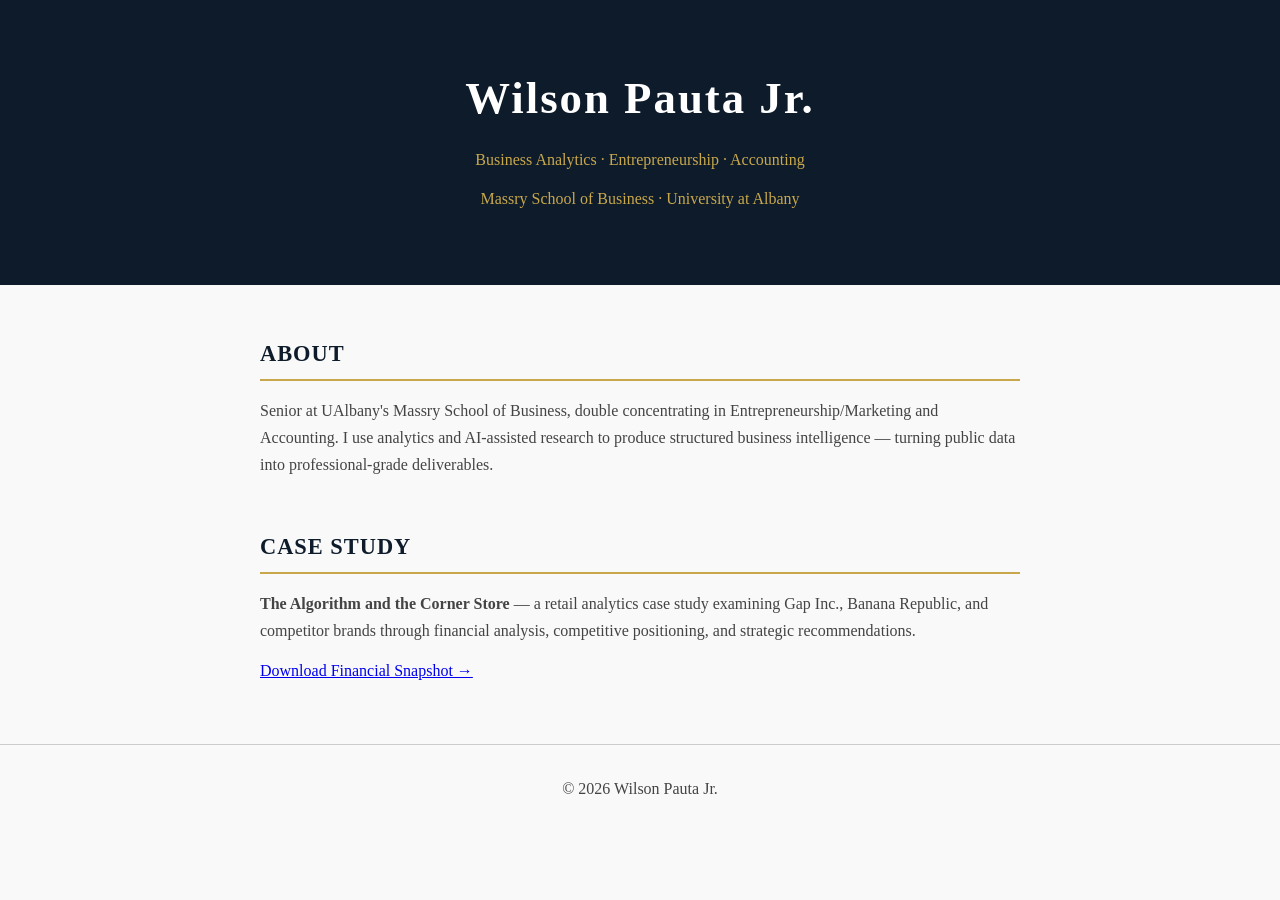
<file: index.html>
<!DOCTYPE html>
<html lang="en">
<head>
  <meta charset="UTF-8" />
  <meta name="viewport" content="width=device-width, initial-scale=1.0" />
  <title>Wilson Pauta Jr. — Portfolio</title>
  <link rel="stylesheet" href="style.css" />
</head>
<body>

  <header>
    <h1>Wilson Pauta Jr.</h1>
    <p>Business Analytics · Entrepreneurship · Accounting</p>
    <p>Massry School of Business · University at Albany</p>
  </header>

  <section id="about">
    <h2>About</h2>
    <p>
      Senior at UAlbany's Massry School of Business, double concentrating in 
      Entrepreneurship/Marketing and Accounting. I use analytics and AI-assisted 
      research to produce structured business intelligence — turning public data 
      into professional-grade deliverables.
    </p>
  </section>

  <section id="work">
    <h2>Case Study</h2>
    <p>
      <strong>The Algorithm and the Corner Store</strong> — a retail analytics 
      case study examining Gap Inc., Banana Republic, and competitor brands through 
      financial analysis, competitive positioning, and strategic recommendations.
 </p>
    <a href="assets/pdfs/01_Financial_Snapshot.pdf" target="_blank">Download Financial Snapshot →</a>
  </section>

  <footer>
    <p>© 2026 Wilson Pauta Jr.</p>
  </footer>

</body>
</html>
</file>
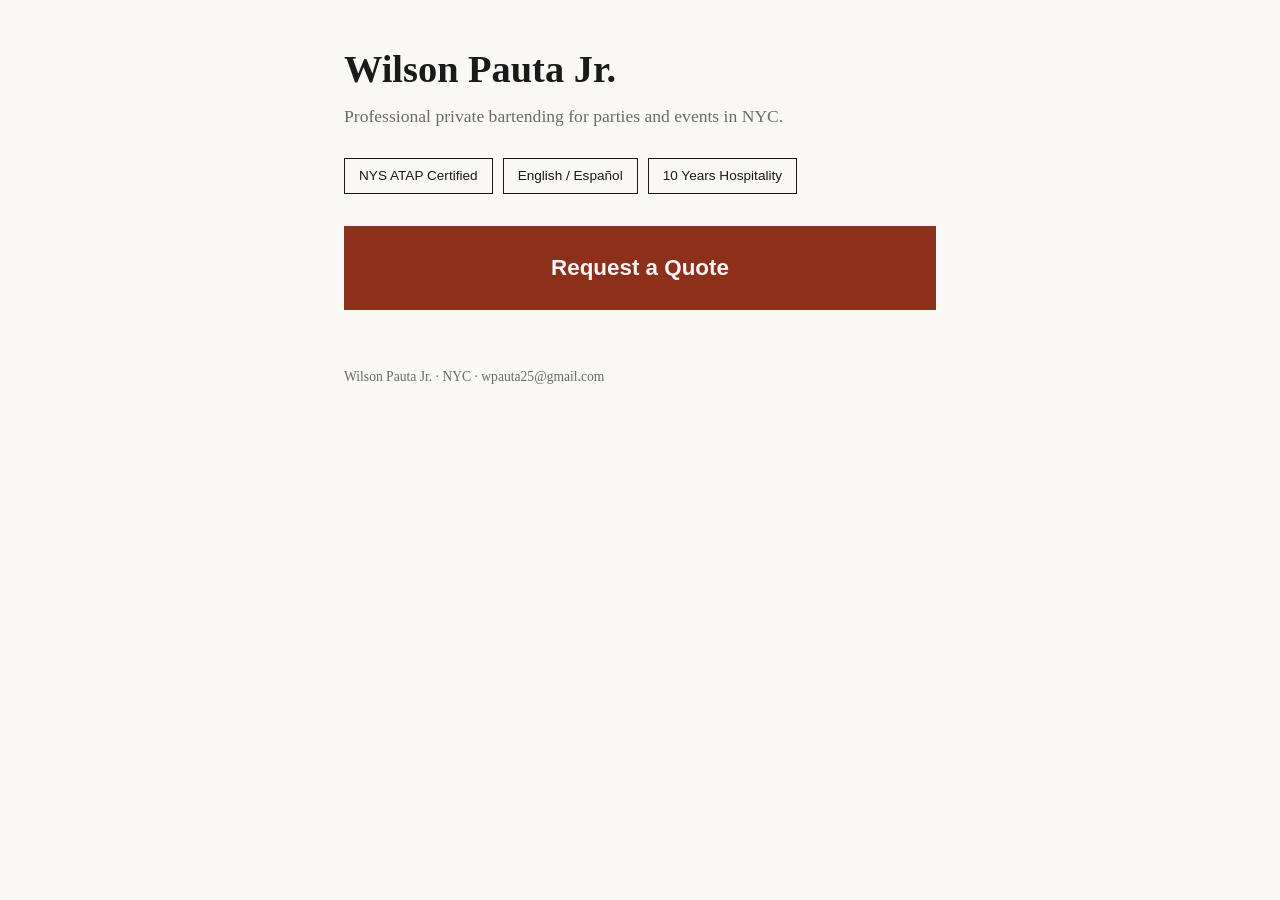
<file: bartender.html>
<!DOCTYPE html>
<html lang="en">
<head>
  <meta charset="UTF-8">
  <meta name="viewport" content="width=device-width, initial-scale=1.0">
  <title>Wilson Pauta Jr. | Private Bartender NYC</title>

  <style>
    :root {
      --ink: #1a1a1a;
      --paper: #faf8f5;
      --accent: #8c2f1b;
      --muted: #6b6b6b;
    }

    * { margin: 0; padding: 0; box-sizing: border-box; }

    body {
      font-family: Georgia, 'Times New Roman', serif;
      background: var(--paper);
      color: var(--ink);
      line-height: 1.6;
      max-width: 640px;
      margin: 0 auto;
      padding: 48px 24px;
    }

    .hero h1 {
      font-size: 2.4rem;
      line-height: 1.1;
    }
    .hero .tagline {
      color: var(--muted);
      font-size: 1.1rem;
      margin-top: 12px;
    }

    .badges {
      display: flex;
      flex-wrap: wrap;
      gap: 10px;
      margin: 28px 0;
    }
    .badge {
      border: 1px solid var(--ink);
      padding: 6px 14px;
      font-size: 0.85rem;
      font-family: Arial, sans-serif;
    }

    /* Bigger button: more padding + larger text = easier thumb target */
    .contact-btn {
      display: block;
      background: var(--accent);
      color: var(--paper);
      text-align: center;
      text-decoration: none;
      padding: 24px;
      font-size: 1.4rem;
      font-weight: bold;
      font-family: Arial, sans-serif;
      margin: 32px 0;
    }

    footer {
      margin-top: 56px;
      color: var(--muted);
      font-size: 0.85rem;
    }
  </style>
</head>
<body>

  <div class="hero">
    <h1>Wilson Pauta Jr.</h1>
    <p class="tagline">Professional private bartending for parties and events in NYC.</p>
  </div>

  <!-- Certifications -->
  <div class="badges">
    <span class="badge">NYS ATAP Certified</span>
    <span class="badge">English / Español</span>
    <span class="badge">10 Years Hospitality</span>
  </div>

  <!-- Sits directly under the certifications, sized up -->
  <a class="contact-btn" href="mailto:wpauta25@gmail.com?subject=Bartending%20Inquiry">
    Request a Quote
  </a>

  <footer>
    <p>Wilson Pauta Jr. &middot; NYC &middot; wpauta25@gmail.com</p>
  </footer>

</body>
</html>
</file>
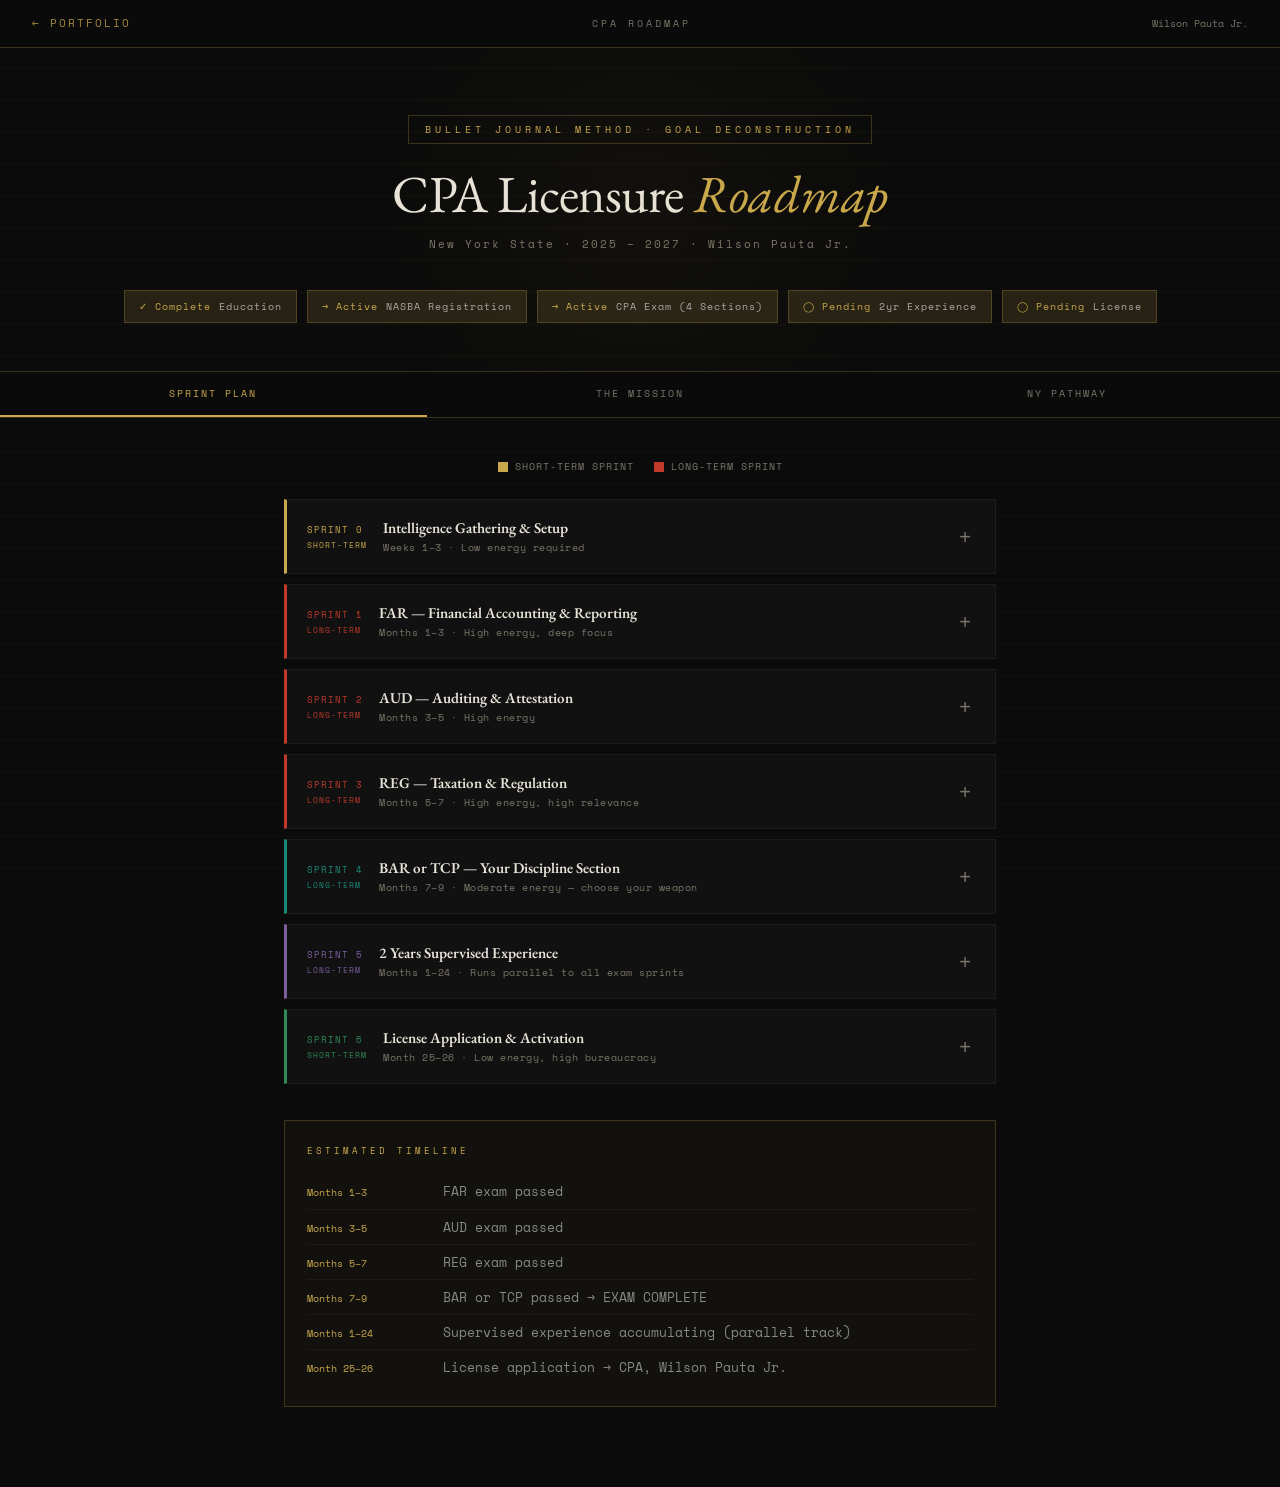
<file: cpa-roadmap.html>
<!DOCTYPE html>
<html lang="en">
<head>
  <meta charset="UTF-8" />
  <meta name="viewport" content="width=device-width, initial-scale=1.0"/>
  <title>CPA Roadmap — Wilson Pauta Jr.</title>
  <link href="https://fonts.googleapis.com/css2?family=EB+Garamond:ital,wght@0,400;0,600;1,400&family=Space+Mono:wght@400;700&display=swap" rel="stylesheet"/>
  <style>
    :root {
      --gold: #c9a84c;
      --gold-dim: rgba(201,168,76,0.15);
      --gold-line: rgba(201,168,76,0.25);
      --bg: #0b0b0b;
      --surface: #111;
      --text: #e8e3d8;
      --muted: #7a7568;
      --accent-red: #c0392b;
      --accent-teal: #1a8a78;
      --accent-purple: #7d5fa0;
      --accent-green: #2e8b57;
    }

    *, *::before, *::after { box-sizing: border-box; margin: 0; padding: 0; }

    html { scroll-behavior: smooth; }

    body {
      background: var(--bg);
      color: var(--text);
      font-family: 'EB Garamond', Georgia, serif;
      font-size: 18px;
      line-height: 1.7;
      min-height: 100vh;
    }

    /* ── RULED PAPER TEXTURE ── */
    body::before {
      content: '';
      position: fixed;
      inset: 0;
      background-image:
        repeating-linear-gradient(
          0deg,
          transparent,
          transparent 31px,
          rgba(201,168,76,0.04) 31px,
          rgba(201,168,76,0.04) 32px
        );
      pointer-events: none;
      z-index: 0;
    }

    /* ── NAV ── */
    nav {
      position: sticky;
      top: 0;
      z-index: 100;
      background: rgba(11,11,11,0.95);
      backdrop-filter: blur(8px);
      border-bottom: 1px solid var(--gold-line);
      display: flex;
      align-items: center;
      justify-content: space-between;
      padding: 14px 32px;
    }

    nav a.back {
      font-family: 'Space Mono', monospace;
      font-size: 11px;
      letter-spacing: 2px;
      color: var(--gold);
      text-decoration: none;
      text-transform: uppercase;
      opacity: 0.8;
      transition: opacity 0.2s;
    }
    nav a.back:hover { opacity: 1; }

    nav .nav-label {
      font-family: 'Space Mono', monospace;
      font-size: 10px;
      letter-spacing: 3px;
      color: var(--muted);
      text-transform: uppercase;
    }

    /* ── TABS ── */
    .tab-bar {
      display: flex;
      border-bottom: 1px solid var(--gold-line);
      background: rgba(11,11,11,0.98);
      position: sticky;
      top: 53px;
      z-index: 99;
    }

    .tab-btn {
      flex: 1;
      padding: 14px 8px;
      background: none;
      border: none;
      border-bottom: 2px solid transparent;
      color: var(--muted);
      font-family: 'Space Mono', monospace;
      font-size: 10px;
      letter-spacing: 2px;
      text-transform: uppercase;
      cursor: pointer;
      transition: color 0.2s, border-color 0.2s;
    }
    .tab-btn.active {
      color: var(--gold);
      border-bottom-color: var(--gold);
    }
    .tab-btn:hover { color: var(--text); }

    /* ── PANELS ── */
    .panel { display: none; }
    .panel.active { display: block; }

    /* ── HERO ── */
    .hero {
      position: relative;
      z-index: 1;
      padding: 64px 32px 48px;
      text-align: center;
      border-bottom: 1px solid var(--gold-line);
      overflow: hidden;
    }

    .hero::after {
      content: '';
      position: absolute;
      left: 50%;
      top: 50%;
      transform: translate(-50%, -50%);
      width: 600px;
      height: 600px;
      background: radial-gradient(circle, rgba(201,168,76,0.04) 0%, transparent 70%);
      pointer-events: none;
    }

    .hero-eyebrow {
      font-family: 'Space Mono', monospace;
      font-size: 10px;
      letter-spacing: 4px;
      color: var(--gold);
      text-transform: uppercase;
      margin-bottom: 20px;
      display: inline-block;
      border: 1px solid var(--gold-line);
      padding: 5px 16px;
    }

    .hero h1 {
      font-size: clamp(28px, 6vw, 52px);
      font-weight: 400;
      letter-spacing: -0.5px;
      margin-bottom: 12px;
      line-height: 1.15;
    }

    .hero h1 em {
      font-style: italic;
      color: var(--gold);
    }

    .hero-sub {
      font-family: 'Space Mono', monospace;
      font-size: 11px;
      color: var(--muted);
      letter-spacing: 2px;
      margin-bottom: 36px;
    }

    /* Milestone badges */
    .milestones {
      display: flex;
      flex-wrap: wrap;
      gap: 10px;
      justify-content: center;
    }

    .milestone {
      font-family: 'Space Mono', monospace;
      font-size: 10px;
      padding: 7px 14px;
      border: 1px solid var(--gold-line);
      background: var(--gold-dim);
      letter-spacing: 1px;
    }

    .milestone .status { color: var(--gold); margin-right: 8px; }
    .milestone .label { color: #aaa; }

    /* ── CONTAINER ── */
    .container {
      max-width: 760px;
      margin: 0 auto;
      padding: 40px 24px 80px;
      position: relative;
      z-index: 1;
    }

    /* ── SECTION HEADING ── */
    .section-label {
      font-family: 'Space Mono', monospace;
      font-size: 9px;
      letter-spacing: 3px;
      color: var(--gold);
      text-transform: uppercase;
      padding-bottom: 10px;
      border-bottom: 1px solid var(--gold-line);
      margin-bottom: 20px;
    }

    /* ── MISSION PANEL ── */
    .mission-block {
      margin-bottom: 36px;
    }

    .mission-block p {
      color: #c8c3ba;
      font-size: 17px;
      line-height: 1.8;
    }

    .mission-block blockquote {
      font-size: 20px;
      font-style: italic;
      color: var(--text);
      border-left: 3px solid var(--gold);
      padding-left: 20px;
      margin: 0;
      line-height: 1.6;
    }

    .kiyosaki-grid {
      display: grid;
      gap: 10px;
      margin-top: 16px;
    }

    .kiyosaki-row {
      display: flex;
      gap: 16px;
      align-items: flex-start;
      background: rgba(201,168,76,0.05);
      border: 1px solid var(--gold-line);
      padding: 14px 16px;
    }

    .kiyosaki-num {
      font-family: 'Space Mono', monospace;
      font-size: 12px;
      color: var(--gold);
      min-width: 28px;
      font-weight: 700;
      padding-top: 2px;
    }

    .kiyosaki-title {
      font-size: 14px;
      font-weight: 600;
      color: var(--text);
      margin-bottom: 3px;
    }

    .kiyosaki-desc {
      font-size: 13px;
      color: var(--muted);
      font-family: 'Space Mono', monospace;
      line-height: 1.5;
    }

    /* ── PATHWAY PANEL ── */
    .pathway-note {
      background: rgba(201,168,76,0.06);
      border: 1px solid var(--gold-line);
      padding: 18px 20px;
      margin-bottom: 28px;
      font-size: 15px;
      color: #b8b3aa;
      line-height: 1.8;
    }

    .step-list {
      display: grid;
      gap: 12px;
    }

    .step {
      display: flex;
      gap: 18px;
      padding: 16px 18px;
      border: 1px solid rgba(255,255,255,0.06);
      transition: border-color 0.2s;
    }
    .step.done   { border-left: 3px solid var(--accent-green); background: rgba(46,139,87,0.04); }
    .step.active { border-left: 3px solid var(--gold); background: rgba(201,168,76,0.04); }
    .step.pending{ border-left: 3px solid #333; }

    .step-num {
      font-family: 'Space Mono', monospace;
      font-size: 22px;
      color: #333;
      min-width: 32px;
      line-height: 1;
    }
    .step.done   .step-num { color: var(--accent-green); }
    .step.active .step-num { color: var(--gold); }

    .step-title {
      font-size: 15px;
      font-weight: 600;
      margin-bottom: 5px;
      color: var(--text);
    }
    .step.pending .step-title { color: #666; }

    .step-detail {
      font-size: 13px;
      color: var(--muted);
      font-family: 'Space Mono', monospace;
      line-height: 1.6;
    }

    /* ── SPRINTS PANEL ── */
    .legend {
      display: flex;
      gap: 20px;
      justify-content: center;
      margin-bottom: 24px;
      flex-wrap: wrap;
    }

    .legend-item {
      display: flex;
      align-items: center;
      gap: 7px;
      font-family: 'Space Mono', monospace;
      font-size: 10px;
      color: var(--muted);
      letter-spacing: 1px;
    }

    .legend-dot {
      width: 10px;
      height: 10px;
    }

    /* Sprint cards */
    .sprint-list { display: grid; gap: 10px; }

    .sprint {
      border: 1px solid rgba(255,255,255,0.07);
      overflow: hidden;
      transition: border-color 0.2s;
    }

    .sprint-header {
      width: 100%;
      background: #111;
      border: none;
      padding: 18px 20px;
      cursor: pointer;
      display: flex;
      align-items: center;
      gap: 16px;
      text-align: left;
      transition: background 0.2s;
    }
    .sprint-header:hover { background: #161616; }
    .sprint.open .sprint-header { background: #161616; }

    .sprint-meta {
      min-width: 50px;
    }

    .sprint-id {
      font-family: 'Space Mono', monospace;
      font-size: 9px;
      letter-spacing: 1px;
      margin-bottom: 3px;
    }

    .sprint-type {
      font-family: 'Space Mono', monospace;
      font-size: 8px;
      letter-spacing: 1px;
    }

    .sprint-info { flex: 1; }

    .sprint-title {
      font-size: 15px;
      font-weight: 600;
      color: var(--text);
      margin-bottom: 3px;
      font-family: 'EB Garamond', serif;
    }

    .sprint-time {
      font-family: 'Space Mono', monospace;
      font-size: 10px;
      color: var(--muted);
      letter-spacing: 0.5px;
    }

    .sprint-toggle {
      font-size: 20px;
      line-height: 1;
      color: var(--muted);
      min-width: 20px;
      text-align: center;
      transition: transform 0.25s;
    }
    .sprint.open .sprint-toggle { transform: rotate(45deg); }

    /* Sprint body */
    .sprint-body {
      display: none;
      padding: 20px 20px 24px;
      border-top: 1px solid rgba(255,255,255,0.05);
    }
    .sprint.open .sprint-body { display: block; }

    .sprint-row {
      margin-bottom: 18px;
    }

    .sprint-row-label {
      font-family: 'Space Mono', monospace;
      font-size: 8px;
      letter-spacing: 2px;
      text-transform: uppercase;
      margin-bottom: 8px;
      opacity: 0.7;
    }

    .sprint-row p {
      font-size: 15px;
      color: #c0bbb3;
      line-height: 1.75;
    }

    .sprint-row ol {
      padding-left: 20px;
      display: grid;
      gap: 8px;
    }

    .sprint-row li {
      font-size: 14px;
      color: #a8a39b;
      line-height: 1.65;
      font-family: 'Space Mono', monospace;
    }

    .kiyosaki-note {
      margin-top: 18px;
      padding: 12px 16px;
      border-left: 2px solid currentColor;
      font-family: 'Space Mono', monospace;
      font-size: 11px;
      line-height: 1.6;
      color: #777;
      font-style: normal;
    }

    /* ── TIMELINE ── */
    .timeline {
      margin-top: 36px;
      padding: 22px;
      background: rgba(201,168,76,0.04);
      border: 1px solid var(--gold-line);
    }

    .timeline-title {
      font-family: 'Space Mono', monospace;
      font-size: 9px;
      letter-spacing: 3px;
      color: var(--gold);
      text-transform: uppercase;
      margin-bottom: 16px;
    }

    .timeline-row {
      display: flex;
      gap: 16px;
      padding: 6px 0;
      border-bottom: 1px solid rgba(255,255,255,0.04);
      align-items: baseline;
    }
    .timeline-row:last-child { border-bottom: none; }

    .timeline-time {
      font-family: 'Space Mono', monospace;
      font-size: 10px;
      color: var(--gold);
      min-width: 120px;
      flex-shrink: 0;
    }

    .timeline-event {
      font-size: 13px;
      color: #888;
      font-family: 'Space Mono', monospace;
    }

    /* ── PHASE COLORS ── */
    .phase-foundation { --phase-color: #c9a84c; }
    .phase-core       { --phase-color: #c0392b; }
    .phase-discipline { --phase-color: #1a8a78; }
    .phase-experience { --phase-color: #7d5fa0; }
    .phase-licensure  { --phase-color: #2e8b57; }

    .sprint { border-left: 3px solid var(--phase-color, #333); }
    .sprint.open { border-color: var(--phase-color, #555); }
    .sprint-id { color: var(--phase-color, #888); }
    .sprint-type { color: var(--phase-color, #888); }
    .sprint-row-label { color: var(--phase-color, #888); }
    .kiyosaki-note { color: color-mix(in srgb, var(--phase-color, #555) 60%, #555); border-color: var(--phase-color, #555); }

    /* ── RESPONSIVE ── */
    @media (max-width: 600px) {
      nav { padding: 12px 16px; }
      .hero { padding: 48px 16px 36px; }
      .container { padding: 28px 16px 60px; }
      .timeline-time { min-width: 90px; }
    }
  </style>
</head>
<body>

<!-- NAV -->
<nav>
  <a href="index.html" class="back">← Portfolio</a>
  <span class="nav-label">CPA Roadmap</span>
  <span style="font-family:'Space Mono',monospace;font-size:10px;color:var(--muted);">Wilson Pauta Jr.</span>
</nav>

<!-- HERO -->
<div class="hero">
  <div class="hero-eyebrow">Bullet Journal Method · Goal Deconstruction</div>
  <h1>CPA Licensure <em>Roadmap</em></h1>
  <p class="hero-sub">New York State · 2025 – 2027 · Wilson Pauta Jr.</p>
  <div class="milestones">
    <div class="milestone"><span class="status">✓ Complete</span><span class="label">Education</span></div>
    <div class="milestone"><span class="status">→ Active</span><span class="label">NASBA Registration</span></div>
    <div class="milestone"><span class="status">→ Active</span><span class="label">CPA Exam (4 Sections)</span></div>
    <div class="milestone"><span class="status">◯ Pending</span><span class="label">2yr Experience</span></div>
    <div class="milestone"><span class="status">◯ Pending</span><span class="label">License</span></div>
  </div>
</div>

<!-- TABS -->
<div class="tab-bar">
  <button class="tab-btn active" onclick="switchTab('sprints', this)">Sprint Plan</button>
  <button class="tab-btn" onclick="switchTab('mission', this)">The Mission</button>
  <button class="tab-btn" onclick="switchTab('pathway', this)">NY Pathway</button>
</div>

<!-- ══════════════════════════════════════ -->
<!-- SPRINT PANEL -->
<!-- ══════════════════════════════════════ -->
<div class="panel active" id="panel-sprints">
  <div class="container">

    <div class="legend">
      <div class="legend-item">
        <div class="legend-dot" style="background:#c9a84c;"></div>SHORT-TERM SPRINT
      </div>
      <div class="legend-item">
        <div class="legend-dot" style="background:#c0392b;"></div>LONG-TERM SPRINT
      </div>
    </div>

    <div class="sprint-list">

      <!-- S0 -->
      <div class="sprint phase-foundation" id="s0">
        <button class="sprint-header" onclick="toggleSprint('s0')">
          <div class="sprint-meta">
            <div class="sprint-id">SPRINT 0</div>
            <div class="sprint-type">SHORT-TERM</div>
          </div>
          <div class="sprint-info">
            <div class="sprint-title">Intelligence Gathering &amp; Setup</div>
            <div class="sprint-time">Weeks 1–3 · Low energy required</div>
          </div>
          <div class="sprint-toggle">+</div>
        </button>
        <div class="sprint-body">
          <div class="sprint-row">
            <div class="sprint-row-label">What I Want</div>
            <p>Know exactly where I stand and build the infrastructure for the journey — before spending a dollar on review materials.</p>
          </div>
          <div class="sprint-row">
            <div class="sprint-row-label">What It Does</div>
            <p>Eliminates guesswork. You don't waste months studying the wrong thing or miss a registration window that sets back your timeline by a quarter.</p>
          </div>
          <div class="sprint-row">
            <div class="sprint-row-label">How to Achieve It</div>
            <ol>
              <li>Register on NASBA's CPA Central portal — create your candidate account at nasba.org</li>
              <li>Apply to NY State Board of Accountancy via NYSED (op.nysed.gov) — submit transcripts for credit verification</li>
              <li>Choose your Discipline section: given Real Estate + advisory interest → BAR (Business Analysis &amp; Reporting) or TCP (Tax Compliance &amp; Planning) for client-facing tax work</li>
              <li>Select a review course: Becker (most comprehensive, ~$1,500–$2,000), Roger/UWorld (high-energy lectures), or Ninja (budget-friendly ~$600)</li>
              <li>Set up your Bullet Journal CPA spread: one page per section, tracking MCQ scores, study hours, and weak topics weekly</li>
            </ol>
          </div>
          <div class="kiyosaki-note">💡 Financial IQ #5 — Improving Your Financial Information. You can't act on data you haven't gathered. This sprint is pure intelligence work.</div>
        </div>
      </div>

      <!-- S1 -->
      <div class="sprint phase-core" id="s1">
        <button class="sprint-header" onclick="toggleSprint('s1')">
          <div class="sprint-meta">
            <div class="sprint-id">SPRINT 1</div>
            <div class="sprint-type">LONG-TERM</div>
          </div>
          <div class="sprint-info">
            <div class="sprint-title">FAR — Financial Accounting &amp; Reporting</div>
            <div class="sprint-time">Months 1–3 · High energy, deep focus</div>
          </div>
          <div class="sprint-toggle">+</div>
        </button>
        <div class="sprint-body">
          <div class="sprint-row">
            <div class="sprint-row-label">What I Want</div>
            <p>Pass the hardest CPA section first, while my accounting coursework from UAlbany is still fresh in memory.</p>
          </div>
          <div class="sprint-row">
            <div class="sprint-row-label">What It Does</div>
            <p>FAR covers GAAP, financial statements, governmental accounting, and nonprofits — the backbone of financial literacy. Passing it first builds maximum confidence and eliminates the heaviest lift early. Your 30-month rolling clock to pass all 4 sections starts here.</p>
          </div>
          <div class="sprint-row">
            <div class="sprint-row-label">How to Achieve It</div>
            <ol>
              <li>Study 15–20 hrs/week. Break into 4 modules: Financial Statements, Governmental, Nonprofit, Conceptual Framework</li>
              <li>Use your review course's adaptive QBank — minimum 30 MCQs per day. Log weak topics weekly in BuJo</li>
              <li>Introduce Task-Based Simulations (TBSs) at Week 6 — simulate real exam conditions under time pressure</li>
              <li>Target: consistently scoring 70–75%+ on practice exams before scheduling the real test</li>
              <li>Schedule at a Prometric center (Albany or NYC). Minimum passing score: 75 out of 99</li>
            </ol>
          </div>
          <div class="kiyosaki-note">💡 Financial IQ #1 — Making More Money. FAR is the language of financial reporting — the foundation of reading any business's financial health and the first real credentialing milestone.</div>
        </div>
      </div>

      <!-- S2 -->
      <div class="sprint phase-core" id="s2">
        <button class="sprint-header" onclick="toggleSprint('s2')">
          <div class="sprint-meta">
            <div class="sprint-id">SPRINT 2</div>
            <div class="sprint-type">LONG-TERM</div>
          </div>
          <div class="sprint-info">
            <div class="sprint-title">AUD — Auditing &amp; Attestation</div>
            <div class="sprint-time">Months 3–5 · High energy</div>
          </div>
          <div class="sprint-toggle">+</div>
        </button>
        <div class="sprint-body">
          <div class="sprint-row">
            <div class="sprint-row-label">What I Want</div>
            <p>Pass AUD to prove professional-grade skepticism and process thinking — the mindset of someone who verifies before trusting.</p>
          </div>
          <div class="sprint-row">
            <div class="sprint-row-label">What It Does</div>
            <p>AUD tests risk assessment, internal controls evaluation, and ethics — directly applicable to Caceres Agency when advising small businesses on financial systems and controls. This is the section that makes you trustworthy to clients.</p>
          </div>
          <div class="sprint-row">
            <div class="sprint-row-label">How to Achieve It</div>
            <ol>
              <li>Study 12–16 hrs/week. Modules: Ethics &amp; Responsibilities, Risk Assessment, Audit Procedures, Reporting</li>
              <li>AUD is logic-heavy — for every MCQ you get wrong, write why in your BuJo (not just what the answer was)</li>
              <li>Practice the auditor's mindset: What could go wrong? Who is responsible? What evidence exists?</li>
              <li>Pair with any ISC discipline prep if that's your chosen section (overlapping SOC/attestation content)</li>
              <li>Schedule within 60 days of passing FAR to maintain momentum and protect your 30-month window</li>
            </ol>
          </div>
          <div class="kiyosaki-note">💡 Financial IQ #2 — Protecting Your Money. AUD teaches how money is verified and safeguarded — essential for any investor or business owner advising clients on financial integrity.</div>
        </div>
      </div>

      <!-- S3 -->
      <div class="sprint phase-core" id="s3">
        <button class="sprint-header" onclick="toggleSprint('s3')">
          <div class="sprint-meta">
            <div class="sprint-id">SPRINT 3</div>
            <div class="sprint-type">LONG-TERM</div>
          </div>
          <div class="sprint-info">
            <div class="sprint-title">REG — Taxation &amp; Regulation</div>
            <div class="sprint-time">Months 5–7 · High energy, high relevance</div>
          </div>
          <div class="sprint-toggle">+</div>
        </button>
        <div class="sprint-body">
          <div class="sprint-row">
            <div class="sprint-row-label">What I Want</div>
            <p>Pass REG to command the tax code — the single most immediately useful section for real life, Caceres Agency, and real estate investing.</p>
          </div>
          <div class="sprint-row">
            <div class="sprint-row-label">What It Does</div>
            <p>REG covers federal individual and entity taxation, business law, and ethics. It directly powers your ability to structure LLCs, advise small business clients on tax strategy, and plan real estate investments in NYC and Paute intelligently.</p>
          </div>
          <div class="sprint-row">
            <div class="sprint-row-label">How to Achieve It</div>
            <ol>
              <li>Study 12–16 hrs/week. Modules: Individual Tax, Entity Tax (S-Corps, Partnerships, LLCs), Business Law, Ethics</li>
              <li>Note: New federal tax provisions may become testable on REG — confirm with your review course that materials are current for your exam window</li>
              <li>Connect every concept to real life: map each rule back to Caceres Agency's LLC structure or a real estate deal scenario</li>
              <li>Use REG and TCP overlap strategically — study individual taxation content that appears in both sections</li>
              <li>Target: Pass REG by Month 7. Three cores complete. Rolling window fully engaged.</li>
            </ol>
          </div>
          <div class="kiyosaki-note">💡 Financial IQ #3 &amp; #4 — Budgeting + Leveraging Money. REG is where you learn how the wealthy use the tax code as a wealth-building tool, not just a compliance obligation.</div>
        </div>
      </div>

      <!-- S4 -->
      <div class="sprint phase-discipline" id="s4">
        <button class="sprint-header" onclick="toggleSprint('s4')">
          <div class="sprint-meta">
            <div class="sprint-id">SPRINT 4</div>
            <div class="sprint-type">LONG-TERM</div>
          </div>
          <div class="sprint-info">
            <div class="sprint-title">BAR or TCP — Your Discipline Section</div>
            <div class="sprint-time">Months 7–9 · Moderate energy — choose your weapon</div>
          </div>
          <div class="sprint-toggle">+</div>
        </button>
        <div class="sprint-body">
          <div class="sprint-row">
            <div class="sprint-row-label">What I Want</div>
            <p>Choose and pass the discipline section that sharpens my entrepreneurial edge — the section that defines my specialty.</p>
          </div>
          <div class="sprint-row">
            <div class="sprint-row-label">What It Does</div>
            <p>BAR (Business Analysis &amp; Reporting) aligns with financial statement analysis and advisory — ideal for consulting and operations. TCP (Tax Compliance &amp; Planning) deepens tax mastery for real estate structuring and small business clients. Both are legitimate; the choice is about your first client and first role.</p>
          </div>
          <div class="sprint-row">
            <div class="sprint-row-label">How to Achieve It</div>
            <ol>
              <li>Decision framework: if your first year trends toward finance/operations → BAR. If Caceres Agency's first clients are tax-adjacent or you're structuring Ecuador/NYC real estate → TCP</li>
              <li>Discipline sections are only offered quarterly (Jan, Apr, Jul, Oct) — plan your schedule at the start of this sprint</li>
              <li>BAR content builds directly on FAR. TCP content builds directly on REG. Use overlap to compress study time.</li>
              <li>Study 10–14 hrs/week — this should feel lighter than the cores. Build on existing knowledge, don't start over.</li>
              <li>Pass within your 30-month rolling window from your FAR pass date. You are now EXAM COMPLETE.</li>
            </ol>
          </div>
          <div class="kiyosaki-note">💡 Financial IQ #4 — Leveraging Money. The discipline section is where CPA knowledge becomes advisory power — the difference between doing the numbers and directing the strategy.</div>
        </div>
      </div>

      <!-- S5 -->
      <div class="sprint phase-experience" id="s5">
        <button class="sprint-header" onclick="toggleSprint('s5')">
          <div class="sprint-meta">
            <div class="sprint-id">SPRINT 5</div>
            <div class="sprint-type">LONG-TERM</div>
          </div>
          <div class="sprint-info">
            <div class="sprint-title">2 Years Supervised Experience</div>
            <div class="sprint-time">Months 1–24 · Runs parallel to all exam sprints</div>
          </div>
          <div class="sprint-toggle">+</div>
        </button>
        <div class="sprint-body">
          <div class="sprint-row">
            <div class="sprint-row-label">What I Want</div>
            <p>Accumulate the required supervised accounting experience while simultaneously building my professional network and career capital.</p>
          </div>
          <div class="sprint-row">
            <div class="sprint-row-label">What It Does</div>
            <p>NY requires 2 years of full-time experience under a licensed CPA on the 120-hour pathway. This isn't a box to check — it's the real-world MBA that transforms exam knowledge into professional judgment. It runs in parallel to your exam prep, meaning it starts now.</p>
          </div>
          <div class="sprint-row">
            <div class="sprint-row-label">How to Achieve It</div>
            <ol>
              <li>Banana Republic / Gap Inc. — document any finance, inventory analysis, or budget-related responsibilities. Inquire about CPA supervisors within Gap Inc.'s finance team.</li>
              <li>Actively seek accounting-adjacent roles within 12 months: internal audit, FP&amp;A analyst, or part-time engagement at a local CPA firm</li>
              <li>Keep a detailed Experience Log (BuJo spread): dates, duties performed, skills applied — GAAP, GAAS, advisory, tax</li>
              <li>Network through NYSSCPA (NY Society of CPAs) — Albany and NYC chapters both have events. A supervising CPA relationship is legally required.</li>
              <li>Qualifying experience includes: accounting, attest, tax, management advisory, or financial advisory under direct CPA supervision</li>
            </ol>
          </div>
          <div class="kiyosaki-note">💡 Financial IQ #1 &amp; #5 — Experience transforms financial information into financial wisdom. This is where knowledge becomes net worth. The clock starts today.</div>
        </div>
      </div>

      <!-- S6 -->
      <div class="sprint phase-licensure" id="s6">
        <button class="sprint-header" onclick="toggleSprint('s6')">
          <div class="sprint-meta">
            <div class="sprint-id">SPRINT 6</div>
            <div class="sprint-type">SHORT-TERM</div>
          </div>
          <div class="sprint-info">
            <div class="sprint-title">License Application &amp; Activation</div>
            <div class="sprint-time">Month 25–26 · Low energy, high bureaucracy</div>
          </div>
          <div class="sprint-toggle">+</div>
        </button>
        <div class="sprint-body">
          <div class="sprint-row">
            <div class="sprint-row-label">What I Want</div>
            <p>Hold my New York State CPA license — the credential that unlocks every door this plan was designed to open.</p>
          </div>
          <div class="sprint-row">
            <div class="sprint-row-label">What It Does</div>
            <p>You are now legally authorized to sign financial statements, operate as a CPA, and use the credential to grow Caceres Agency, pursue real estate advisory, and access CPA-gated career paths across every industry.</p>
          </div>
          <div class="sprint-row">
            <div class="sprint-row-label">How to Achieve It</div>
            <ol>
              <li>Submit your license application to NYSED with: all exam scores, official transcripts, and verified experience documentation signed by your supervising CPA</li>
              <li>Pay the NY CPA license fee — check current NYSED fee schedule at op.nysed.gov for current amount</li>
              <li>Note: NY does not require a separate ethics exam for initial licensure — this is your advantage over other states</li>
              <li>Maintain your license: 40 hours of CPE per year, including 4 hrs of ethics CPE every 3 calendar years</li>
              <li>Update LinkedIn, Caceres Agency materials, and this portfolio site with your CPA designation upon receipt</li>
            </ol>
          </div>
          <div class="kiyosaki-note">💡 Financial IQ #2 — Protecting Your Assets and Livelihood. The license is both credential and shield. It protects your right to practice and validates every financial decision you advise on.</div>
        </div>
      </div>

    </div><!-- /sprint-list -->

    <!-- TIMELINE -->
    <div class="timeline">
      <div class="timeline-title">Estimated Timeline</div>
      <div class="timeline-row">
        <div class="timeline-time">Months 1–3</div>
        <div class="timeline-event">FAR exam passed</div>
      </div>
      <div class="timeline-row">
        <div class="timeline-time">Months 3–5</div>
        <div class="timeline-event">AUD exam passed</div>
      </div>
      <div class="timeline-row">
        <div class="timeline-time">Months 5–7</div>
        <div class="timeline-event">REG exam passed</div>
      </div>
      <div class="timeline-row">
        <div class="timeline-time">Months 7–9</div>
        <div class="timeline-event">BAR or TCP passed → EXAM COMPLETE</div>
      </div>
      <div class="timeline-row">
        <div class="timeline-time">Months 1–24</div>
        <div class="timeline-event">Supervised experience accumulating (parallel track)</div>
      </div>
      <div class="timeline-row">
        <div class="timeline-time">Month 25–26</div>
        <div class="timeline-event">License application → CPA, Wilson Pauta Jr.</div>
      </div>
    </div>

  </div>
</div>

<!-- ══════════════════════════════════════ -->
<!-- MISSION PANEL -->
<!-- ══════════════════════════════════════ -->
<div class="panel" id="panel-mission">
  <div class="container">

    <div class="mission-block">
      <div class="section-label">The Goal — In My Own Words</div>
      <blockquote>
        "I want to be an entrepreneur obtaining his CPA license so that I set myself up for more success by growing my Financial IQ. Industry of interest is currently Real Estate."
      </blockquote>
    </div>

    <div class="mission-block">
      <div class="section-label">What It Does</div>
      <p>The CPA credential legally certifies you to sign financial statements, attest to the accuracy of documents, and practice public accounting. In practical terms, it unlocks higher earnings, professional credibility, and career optionality across real estate, entrepreneurship, and finance — the three pillars your long-term vision rests on.</p>
    </div>

    <div class="mission-block">
      <div class="section-label">The Kiyosaki Connection — 5 Financial IQs</div>
      <p style="margin-bottom:16px; color:var(--muted); font-family:'Space Mono',monospace; font-size:13px; line-height:1.7;">
        Financial IQ is not about memorizing tax law — it's about understanding money's language. The CPA credential gives you mastery across all five of Kiyosaki's Financial IQ pillars simultaneously.
      </p>
      <div class="kiyosaki-grid">
        <div class="kiyosaki-row">
          <div class="kiyosaki-num">#1</div>
          <div>
            <div class="kiyosaki-title">Making More Money</div>
            <div class="kiyosaki-desc">CPA credential raises your earnings ceiling in any role, venture, or advisory capacity</div>
          </div>
        </div>
        <div class="kiyosaki-row">
          <div class="kiyosaki-num">#2</div>
          <div>
            <div class="kiyosaki-title">Protecting Your Money</div>
            <div class="kiyosaki-desc">Audit &amp; attest knowledge protects your assets, business structures, and client relationships</div>
          </div>
        </div>
        <div class="kiyosaki-row">
          <div class="kiyosaki-num">#3</div>
          <div>
            <div class="kiyosaki-title">Budgeting Money</div>
            <div class="kiyosaki-desc">FAR and REG give full mastery over cash flow management and tax planning</div>
          </div>
        </div>
        <div class="kiyosaki-row">
          <div class="kiyosaki-num">#4</div>
          <div>
            <div class="kiyosaki-title">Leveraging Money</div>
            <div class="kiyosaki-desc">Understand how to structure deals, entities, and debt in ways that accelerate wealth</div>
          </div>
        </div>
        <div class="kiyosaki-row">
          <div class="kiyosaki-num">#5</div>
          <div>
            <div class="kiyosaki-title">Improving Your Financial Information</div>
            <div class="kiyosaki-desc">CPAs have access to the most accurate, verified financial intelligence available</div>
          </div>
        </div>
      </div>
    </div>

  </div>
</div>

<!-- ══════════════════════════════════════ -->
<!-- PATHWAY PANEL -->
<!-- ══════════════════════════════════════ -->
<div class="panel" id="panel-pathway">
  <div class="container">

    <div class="section-label">Your NY CPA Pathway — 120-Hour Track</div>

    <div class="pathway-note">
      You hold a bachelor's from UAlbany Massry School of Business (AACSB-accredited). Your degree satisfies the 120-credit-hour education requirement to sit for the exam. Under the 120-hour track, you need <strong>2 years of supervised experience</strong> for licensure — that clock runs in parallel to your exam prep starting today.
    </div>

    <div class="step-list">
      <div class="step done">
        <div class="step-num">01</div>
        <div>
          <div class="step-title">Education ✓</div>
          <div class="step-detail">120+ semester hours from AACSB-accredited institution. UAlbany Massry School qualifies. Complete.</div>
        </div>
      </div>
      <div class="step active">
        <div class="step-num">02</div>
        <div>
          <div class="step-title">NASBA Registration</div>
          <div class="step-detail">Create CPA Central account at nasba.org. Submit application to NY State Board via NYSED (op.nysed.gov). Upload official transcripts for credit evaluation.</div>
        </div>
      </div>
      <div class="step active">
        <div class="step-num">03</div>
        <div>
          <div class="step-title">CPA Exam — 4 Sections</div>
          <div class="step-detail">3 Core sections (AUD, FAR, REG) + 1 Discipline (BAR, ISC, or TCP). All scored 0–99. Minimum passing score: 75. 30-month rolling window to complete all 4 once the first is passed.</div>
        </div>
      </div>
      <div class="step pending">
        <div class="step-num">04</div>
        <div>
          <div class="step-title">Supervised Experience</div>
          <div class="step-detail">2 years full-time under a licensed CPA (120-hr track). Must involve accounting, attest, tax, or advisory services. Begins accumulating now — runs parallel to exam prep.</div>
        </div>
      </div>
      <div class="step pending">
        <div class="step-num">05</div>
        <div>
          <div class="step-title">License Application</div>
          <div class="step-detail">Submit to NYSED with exam scores, official transcripts, and CPA-verified experience documentation. Must be 21+ (satisfied). No ethics exam required for initial NY licensure.</div>
        </div>
      </div>
      <div class="step pending">
        <div class="step-num">06</div>
        <div>
          <div class="step-title">License Maintenance</div>
          <div class="step-detail">40 CPE hours per year. 4 hours ethics CPE every 3 calendar years. No NY residency requirement — compatible with dual NY/Ecuador lifestyle.</div>
        </div>
      </div>
    </div>

  </div>
</div>

<script>
  function switchTab(name, btn) {
    document.querySelectorAll('.tab-btn').forEach(b => b.classList.remove('active'));
    document.querySelectorAll('.panel').forEach(p => p.classList.remove('active'));
    btn.classList.add('active');
    document.getElementById('panel-' + name).classList.add('active');
  }

  function toggleSprint(id) {
    const el = document.getElementById(id);
    el.classList.toggle('open');
  }
</script>

</body>
</html>
</file>
<file: style.css>
* {
  margin: 0;
  padding: 0;
  box-sizing: border-box;
}

body {
  font-family: 'Georgia', serif;
  background-color: #f9f9f9;
  color: #222222;
  line-height: 1.7;
}

header {
  background-color: #0D1B2A;
  color: white;
  padding: 60px 40px;
  text-align: center;
}

header h1 {
  font-size: 2.8rem;
  letter-spacing: 2px;
  margin-bottom: 10px;
}

header p {
  color: #C9A84C;
  font-size: 1rem;
  margin-top: 4px;
}

section {
  max-width: 800px;
  margin: 50px auto;
  padding: 0 20px;
}

h2 {
  font-size: 1.4rem;
  color: #0D1B2A;
  border-bottom: 2px solid #C9A84C;
  padding-bottom: 6px;
  margin-bottom: 16px;
  text-transform: uppercase;
  letter-spacing: 1px;
}

p {
  font-size: 1rem;
  margin-bottom: 12px;
  color: #444444;
}

footer {
  text-align: center;
  padding: 30px;
  margin-top: 60px;
  border-top: 1px solid #CCCCCC;
  font-size: 0.85rem;
  color: #888888;
}
</file>
